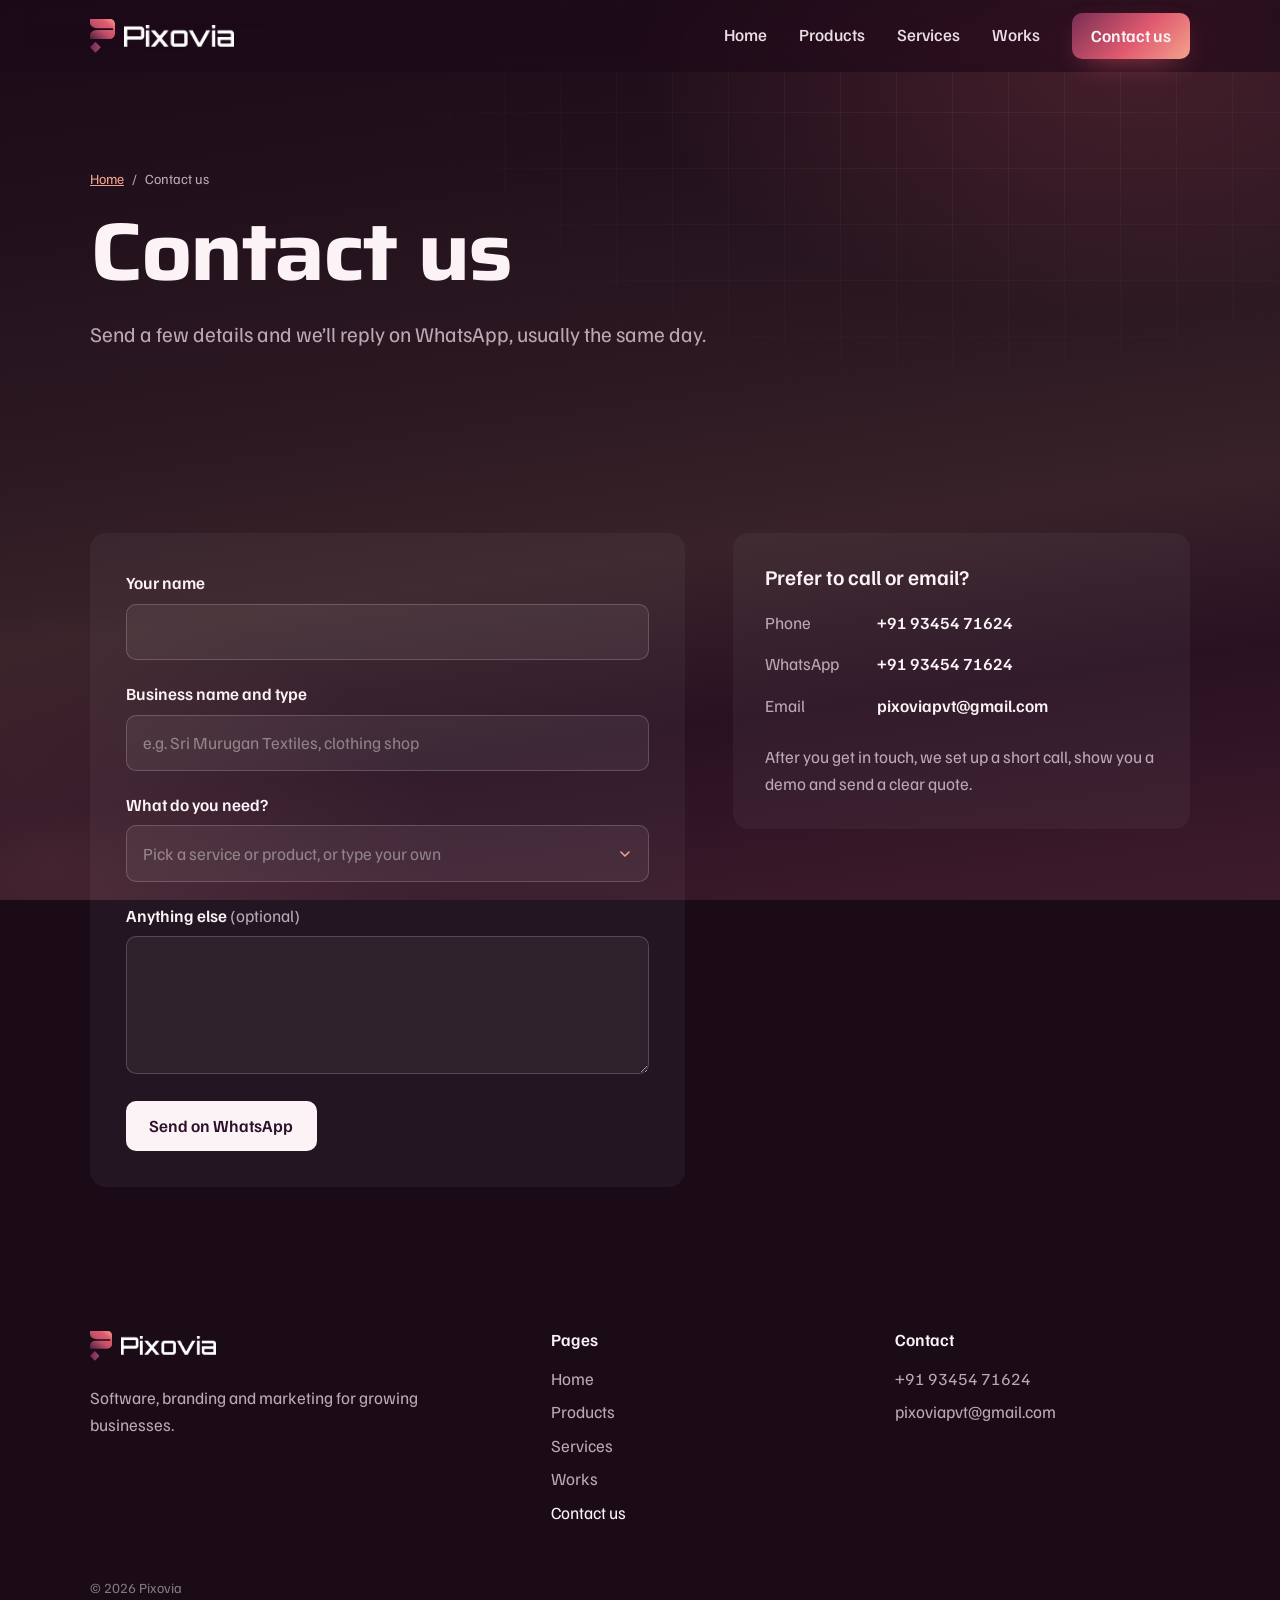
<file: contact.html>
<!doctype html>
<html lang="en">
<head>
  <meta charset="utf-8">
  <meta name="viewport" content="width=device-width, initial-scale=1">
  <title>Contact us — Pixovia</title>
  <meta name="description" content="Tell Pixovia about your business. We reply on WhatsApp, usually the same day.">
  <link rel="preconnect" href="https://fonts.googleapis.com">
  <link rel="preconnect" href="https://fonts.gstatic.com" crossorigin>
  <link href="https://fonts.googleapis.com/css2?family=Familjen+Grotesk:wght@400;500;600;700&family=Saira:wdth,wght@100..125,500..700&display=swap" rel="stylesheet">
  <link rel="icon" type="image/png" href="assets/logo/favicon.png">
  <meta name="theme-color" content="#1a0b17">
  <link rel="stylesheet" href="styles.css?v=33">
</head>
<body>
  <a class="skip" href="#main">Skip to content</a>

  <header class="site-header">
    <div class="wrap header-inner">
      <a class="logo" href="index.html" aria-label="Pixovia home"><svg class="logo-mark" viewBox="0 0 236 318" aria-hidden="true"><defs><linearGradient id="lh-g" x1="0" y1="1" x2="1" y2="0"><stop offset="0" stop-color="#4e1e3e"/><stop offset=".45" stop-color="#c2506a"/><stop offset=".72" stop-color="#e05a6f"/><stop offset="1" stop-color="#f3a38c"/></linearGradient><linearGradient id="lh-p" x1="0" y1="1" x2="1" y2="0"><stop offset="0" stop-color="#6a2a52"/><stop offset="1" stop-color="#a0466f"/></linearGradient></defs><path fill="url(#lh-g)" d="M0 0H190A44 44 0 0 1 234 44V136A52 52 0 0 1 182 188H0V152A58 48 0 0 1 58 104H208.5A8.5 8.5 0 0 0 208.5 87H72A72 50 0 0 1 0 37Z"/><rect x="-36" y="-36" width="72" height="72" rx="7" fill="url(#lh-p)" transform="translate(51 264) rotate(45)"/></svg><img class="logo-word" src="assets/logo/wordmark-white.png" alt="" width="481" height="96"></a>
      <button class="nav-toggle" aria-expanded="false" aria-controls="site-nav">Menu</button>
      <nav id="site-nav" class="site-nav" aria-label="Main">
        <a href="index.html">Home</a>
        <a href="products.html">Products</a>
        <a href="services.html">Services</a>
        <a href="works.html">Works</a>
        <a class="nav-cta" href="contact.html" aria-current="page">Contact us</a>
      </nav>
    </div>
  </header>

  <main id="main">
    <section class="page-head">
      <div class="wrap">
        <nav class="crumbs" aria-label="Breadcrumb"><a href="index.html">Home</a><span aria-hidden="true">/</span><span aria-current="page">Contact us</span></nav>
        <h1>Contact us</h1>
        <p class="lede">Send a few details and we’ll reply on WhatsApp, usually the same day.</p>
      </div>
    </section>

    <section class="section" aria-label="Contact form">
      <div class="wrap contact-grid">
        <form class="contact-form" id="contact-form" novalidate>
          <div class="field">
            <label for="f-name">Your name</label>
            <input id="f-name" name="name" required autocomplete="name">
          </div>
          <div class="field">
            <label for="f-business">Business name and type</label>
            <input id="f-business" name="business" required placeholder="e.g. Sri Murugan Textiles, clothing shop">
          </div>
          <div class="field">
            <label for="f-need">What do you need?</label>
            <div class="combo">
              <input id="f-need" name="need" required role="combobox" aria-expanded="false" aria-controls="need-list" aria-autocomplete="list" autocomplete="off" placeholder="Pick a service or product, or type your own">
              <button class="combo-toggle" type="button" tabindex="-1" aria-label="Show all options"><svg class="chev" aria-hidden="true" viewBox="0 0 24 24" width="16" height="16"><path d="m6 9 6 6 6-6" fill="none" stroke="currentColor" stroke-width="2.4" stroke-linecap="round" stroke-linejoin="round"/></svg></button>
              <ul class="combo-list" id="need-list" role="listbox" aria-label="Services and products" hidden></ul>
            </div>
          </div>
          <div class="field">
            <label for="f-msg">Anything else <span class="optional">(optional)</span></label>
            <textarea id="f-msg" name="message" rows="4"></textarea>
          </div>
          <p class="form-error" id="form-error" role="alert" hidden></p>
          <button class="btn btn-dark" type="submit">Send on WhatsApp</button>
        </form>

        <aside class="contact-aside" aria-labelledby="direct-title">
          <h2 id="direct-title">Prefer to call or email?</h2>
          <dl class="contact-details">
            <div><dt>Phone</dt><dd><a href="tel:+919345471624">+91 93454 71624</a></dd></div>
            <div><dt>WhatsApp</dt><dd><a href="https://wa.me/919345471624" target="_blank" rel="noopener">+91 93454 71624</a></dd></div>
            <div><dt>Email</dt><dd><a href="mailto:pixoviapvt@gmail.com">pixoviapvt@gmail.com</a></dd></div>
          </dl>
          <p class="contact-note">After you get in touch, we set up a short call, show you a demo and send a clear quote.</p>
        </aside>
      </div>
    </section>
  </main>

  <footer class="site-footer">
    <div class="wrap footer-grid">
      <div class="footer-brand">
        <a class="logo" href="index.html" aria-label="Pixovia home"><svg class="logo-mark" viewBox="0 0 236 318" aria-hidden="true"><defs><linearGradient id="lf-g" x1="0" y1="1" x2="1" y2="0"><stop offset="0" stop-color="#4e1e3e"/><stop offset=".45" stop-color="#c2506a"/><stop offset=".72" stop-color="#e05a6f"/><stop offset="1" stop-color="#f3a38c"/></linearGradient><linearGradient id="lf-p" x1="0" y1="1" x2="1" y2="0"><stop offset="0" stop-color="#6a2a52"/><stop offset="1" stop-color="#a0466f"/></linearGradient></defs><path fill="url(#lf-g)" d="M0 0H190A44 44 0 0 1 234 44V136A52 52 0 0 1 182 188H0V152A58 48 0 0 1 58 104H208.5A8.5 8.5 0 0 0 208.5 87H72A72 50 0 0 1 0 37Z"/><rect x="-36" y="-36" width="72" height="72" rx="7" fill="url(#lf-p)" transform="translate(51 264) rotate(45)"/></svg><img class="logo-word" src="assets/logo/wordmark-white.png" alt="" width="481" height="96" loading="lazy"></a>
        <p>Software, branding and marketing for growing businesses.</p>
      </div>
      <nav aria-labelledby="footer-pages">
        <h2 class="footer-title" id="footer-pages">Pages</h2>
        <ul class="footer-links">
            <li><a href="index.html">Home</a></li>
            <li><a href="products.html">Products</a></li>
            <li><a href="services.html">Services</a></li>
            <li><a href="works.html">Works</a></li>
            <li><a href="contact.html" aria-current="page">Contact us</a></li>
        </ul>
      </nav>
      <div>
        <h2 class="footer-title">Contact</h2>
        <ul class="footer-links">
          <li><a href="tel:+919345471624">+91 93454 71624</a></li>
          <li><a href="mailto:pixoviapvt@gmail.com">pixoviapvt@gmail.com</a></li>
        </ul>
      </div>
    </div>
    <div class="wrap"><p class="footer-base">© <span id="year"></span> Pixovia</p></div>
  </footer>

  <script src="shared.js?v=33"></script>
  <script src="contact.js?v=33"></script>
</body>
</html>
</file>
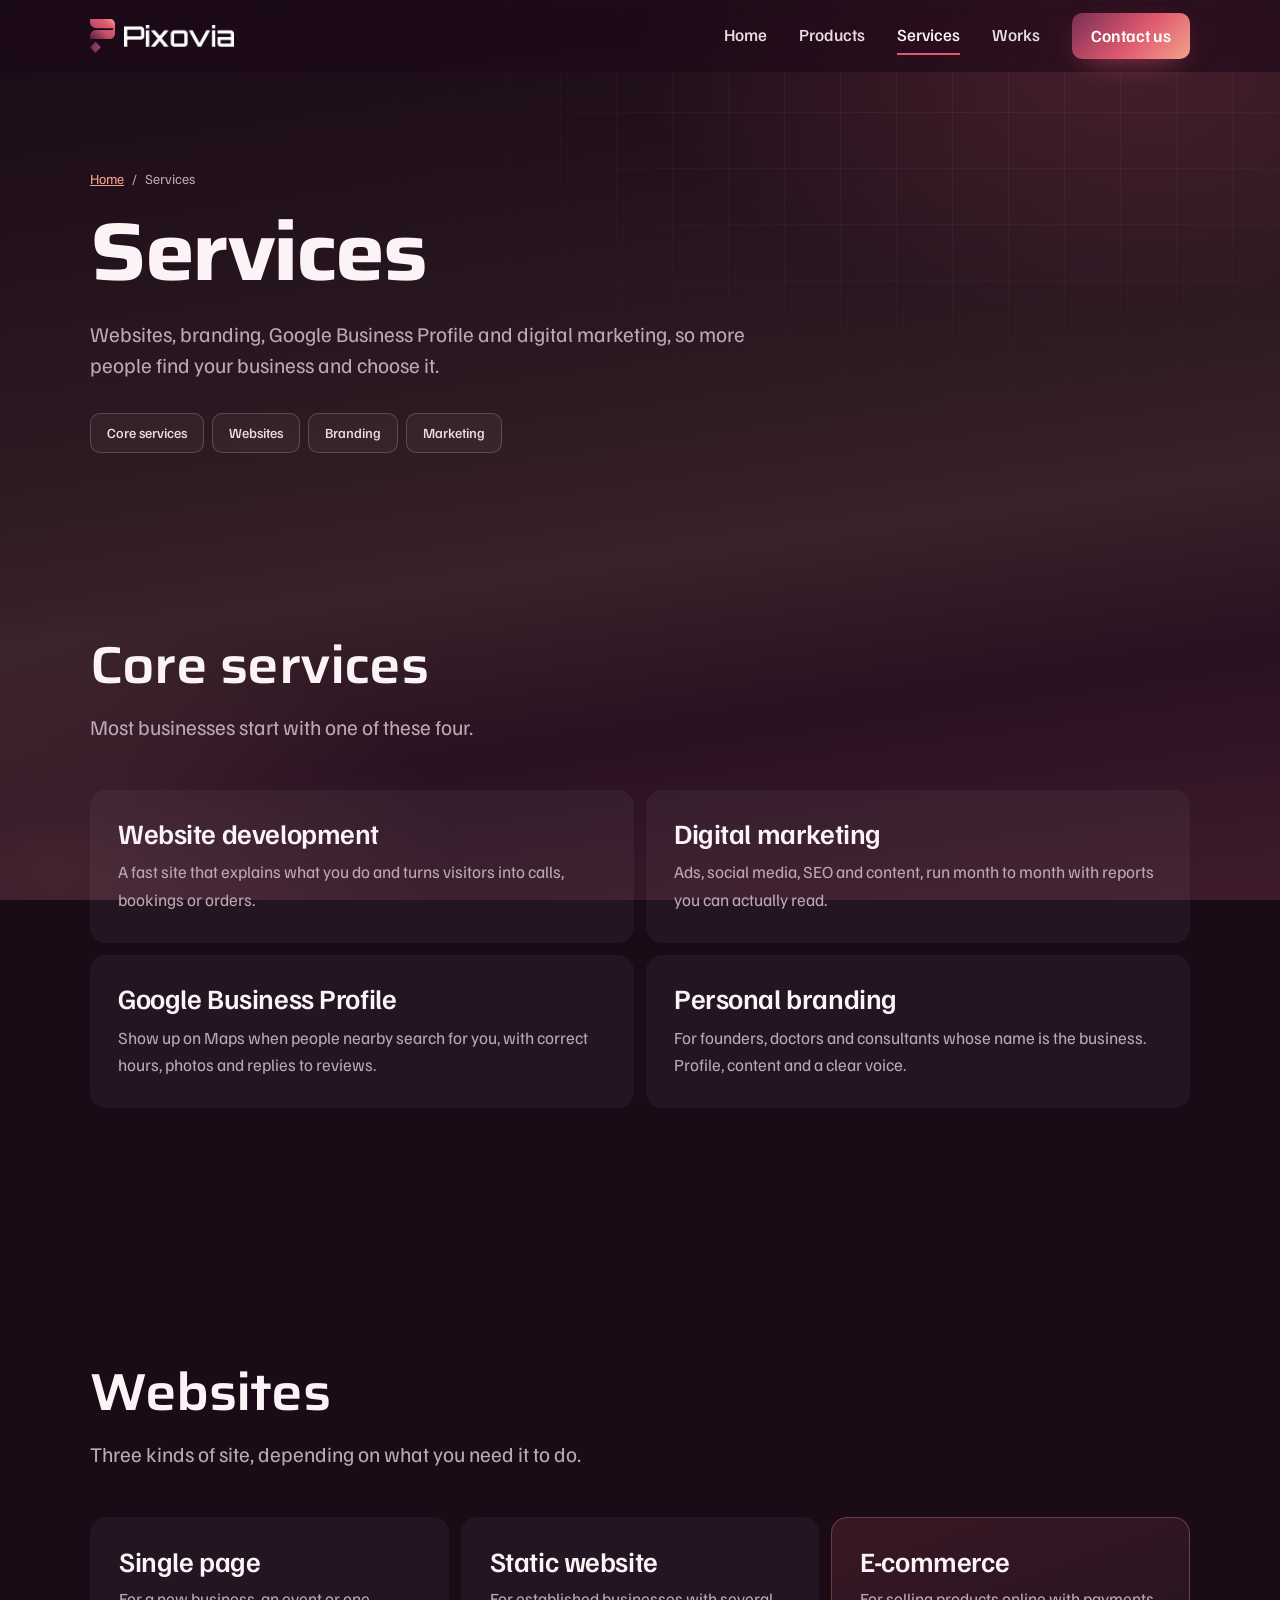
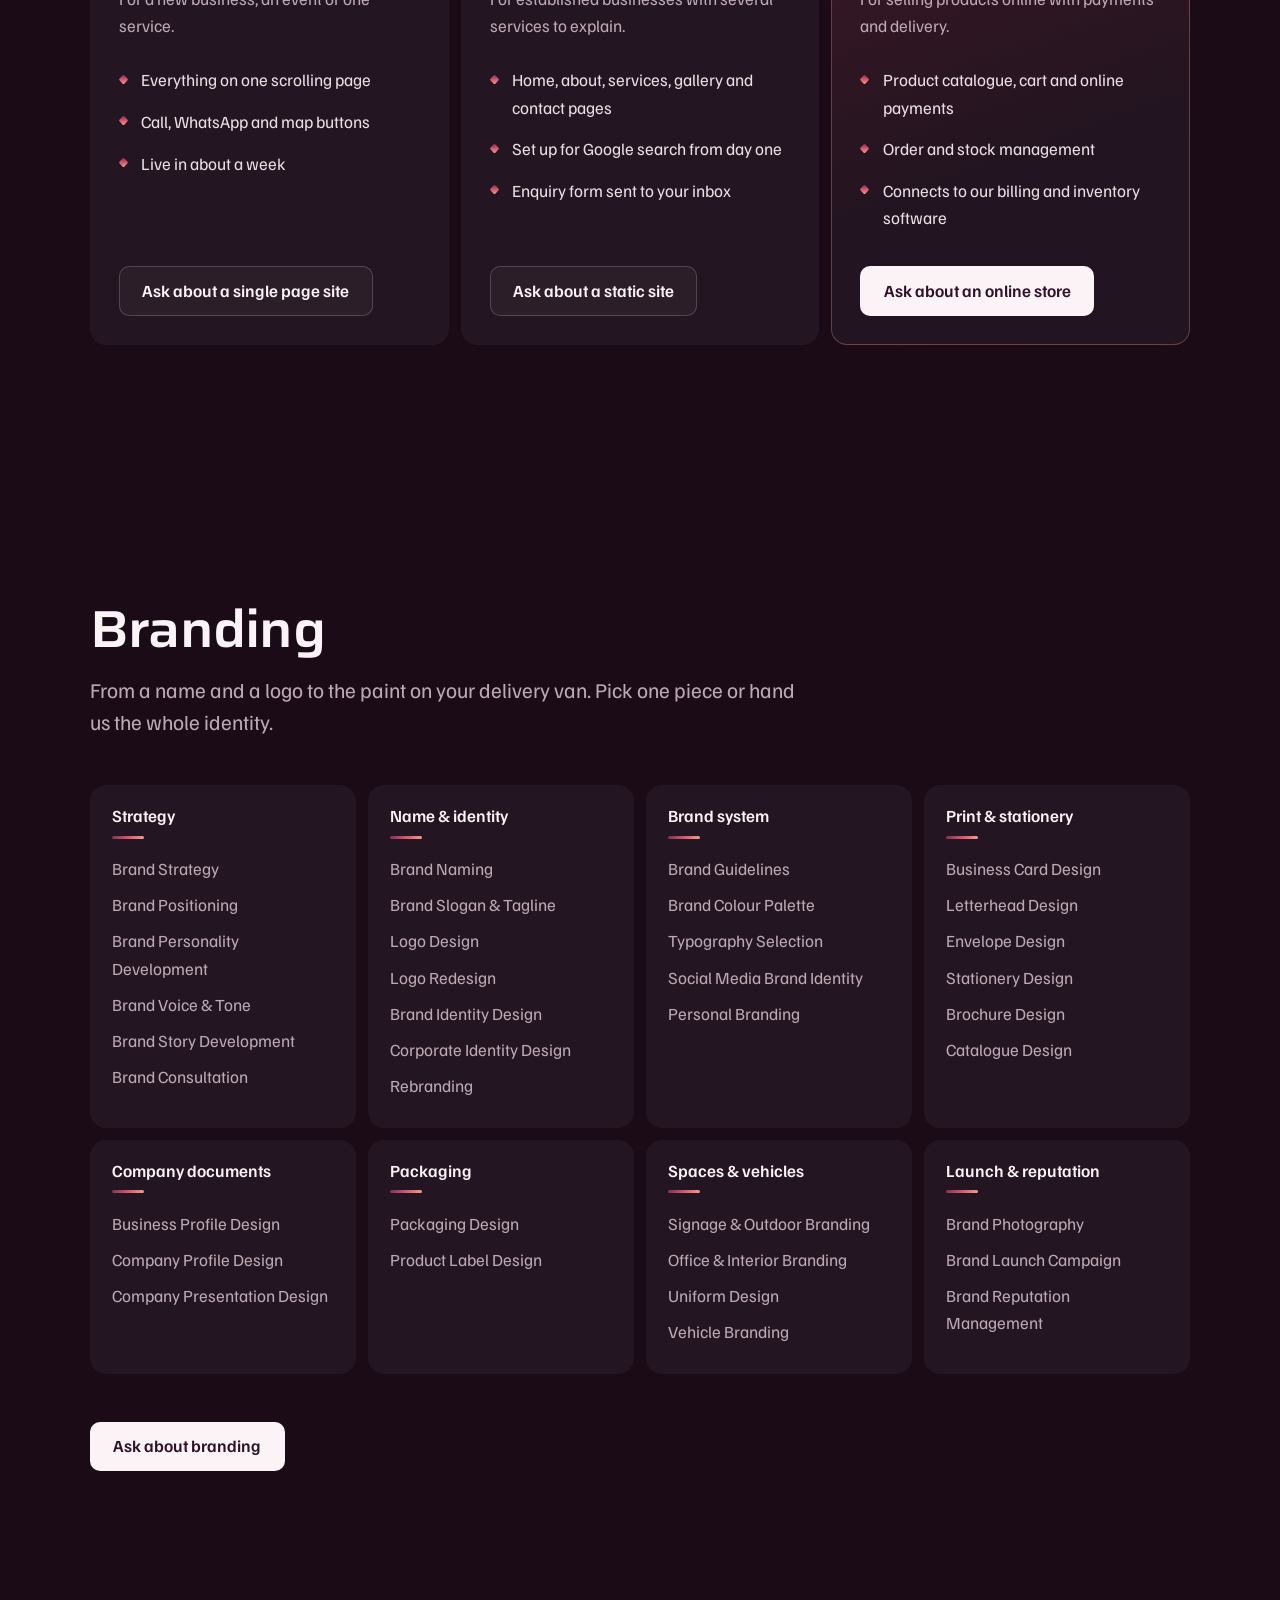
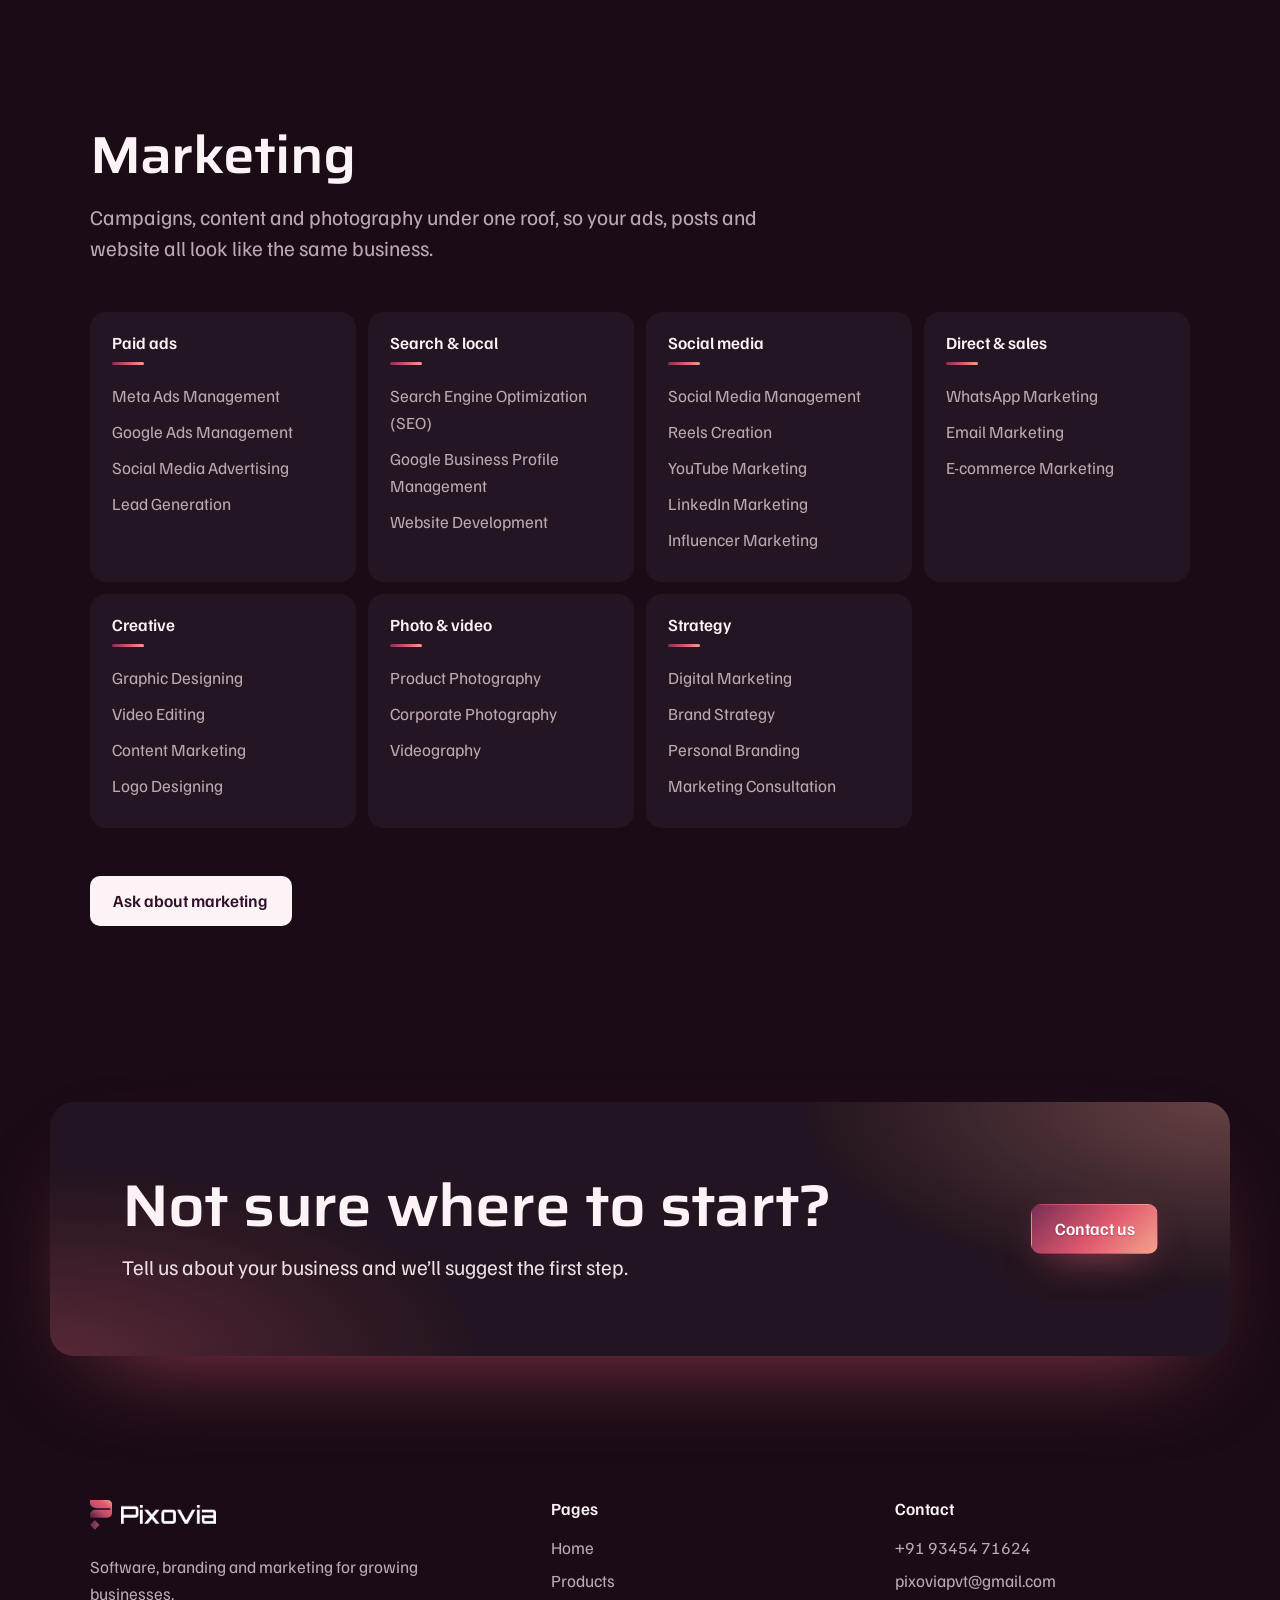
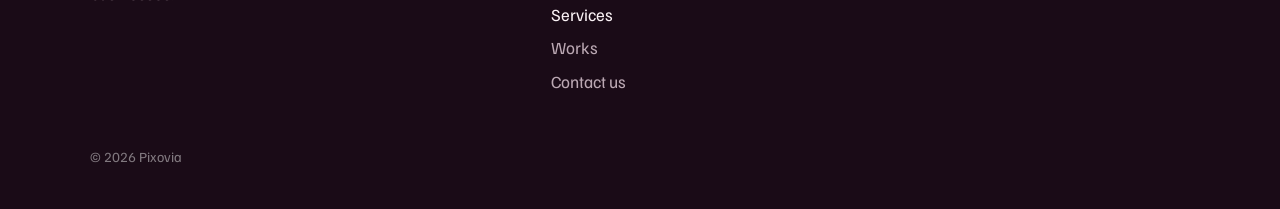
<file: services.html>
<!doctype html>
<html lang="en">
<head>
  <meta charset="utf-8">
  <meta name="viewport" content="width=device-width, initial-scale=1">
  <title>Services — Pixovia</title>
  <meta name="description" content="Website development, digital marketing, Google Business Profile, personal branding and full brand identity from Pixovia.">
  <link rel="preconnect" href="https://fonts.googleapis.com">
  <link rel="preconnect" href="https://fonts.gstatic.com" crossorigin>
  <link href="https://fonts.googleapis.com/css2?family=Familjen+Grotesk:wght@400;500;600;700&family=Saira:wdth,wght@100..125,500..700&display=swap" rel="stylesheet">
  <link rel="icon" type="image/png" href="assets/logo/favicon.png">
  <meta name="theme-color" content="#1a0b17">
  <link rel="stylesheet" href="styles.css?v=33">
</head>
<body>
  <a class="skip" href="#main">Skip to content</a>

  <header class="site-header">
    <div class="wrap header-inner">
      <a class="logo" href="index.html" aria-label="Pixovia home"><svg class="logo-mark" viewBox="0 0 236 318" aria-hidden="true"><defs><linearGradient id="lh-g" x1="0" y1="1" x2="1" y2="0"><stop offset="0" stop-color="#4e1e3e"/><stop offset=".45" stop-color="#c2506a"/><stop offset=".72" stop-color="#e05a6f"/><stop offset="1" stop-color="#f3a38c"/></linearGradient><linearGradient id="lh-p" x1="0" y1="1" x2="1" y2="0"><stop offset="0" stop-color="#6a2a52"/><stop offset="1" stop-color="#a0466f"/></linearGradient></defs><path fill="url(#lh-g)" d="M0 0H190A44 44 0 0 1 234 44V136A52 52 0 0 1 182 188H0V152A58 48 0 0 1 58 104H208.5A8.5 8.5 0 0 0 208.5 87H72A72 50 0 0 1 0 37Z"/><rect x="-36" y="-36" width="72" height="72" rx="7" fill="url(#lh-p)" transform="translate(51 264) rotate(45)"/></svg><img class="logo-word" src="assets/logo/wordmark-white.png" alt="" width="481" height="96"></a>
      <button class="nav-toggle" aria-expanded="false" aria-controls="site-nav">Menu</button>
      <nav id="site-nav" class="site-nav" aria-label="Main">
        <a href="index.html">Home</a>
        <a href="products.html">Products</a>
        <a href="services.html" aria-current="page">Services</a>
        <a href="works.html">Works</a>
        <a class="nav-cta" href="contact.html">Contact us</a>
      </nav>
    </div>
  </header>

  <main id="main">
    <section class="page-head">
      <div class="wrap">
        <nav class="crumbs" aria-label="Breadcrumb"><a href="index.html">Home</a><span aria-hidden="true">/</span><span aria-current="page">Services</span></nav>
        <h1>Services</h1>
        <p class="lede">Websites, branding, Google Business Profile and digital marketing, so more people find your business and choose it.</p>
        <nav class="jump-links" aria-label="On this page">
          <a href="#core">Core services</a>
          <a href="#websites">Websites</a>
          <a href="#branding">Branding</a>
          <a href="#marketing">Marketing</a>
        </nav>
      </div>
    </section>

    <section class="section" id="core" aria-labelledby="core-title">
      <div class="wrap">
        <div class="section-head">
          <h2 id="core-title">Core services</h2>
          <p class="section-intro">Most businesses start with one of these four.</p>
        </div>
        <ul class="service-list">
          <li>
            <h3><a href="#websites">Website development</a></h3>
            <p>A fast site that explains what you do and turns visitors into calls, bookings or orders.</p>
          </li>
          <li>
            <h3><a href="#marketing">Digital marketing</a></h3>
            <p>Ads, social media, SEO and content, run month to month with reports you can actually read.</p>
          </li>
          <li>
            <h3><a href="contact.html?need=Google%20Business%20Profile">Google Business Profile</a></h3>
            <p>Show up on Maps when people nearby search for you, with correct hours, photos and replies to reviews.</p>
          </li>
          <li>
            <h3><a href="contact.html?need=Personal%20branding">Personal branding</a></h3>
            <p>For founders, doctors and consultants whose name is the business. Profile, content and a clear voice.</p>
          </li>
        </ul>
      </div>
    </section>

    <section class="section" id="websites" aria-labelledby="websites-title">
      <div class="wrap">
        <div class="section-head">
          <h2 id="websites-title">Websites</h2>
          <p class="section-intro">Three kinds of site, depending on what you need it to do.</p>
        </div>
        <div class="site-types">
          <article class="site-type">
            <h3>Single page</h3>
            <p class="site-for">For a new business, an event or one service.</p>
            <ul class="diamond-list">
              <li>Everything on one scrolling page</li>
              <li>Call, WhatsApp and map buttons</li>
              <li>Live in about a week</li>
            </ul>
            <a class="btn btn-line" href="contact.html?need=Single%20page%20website">Ask about a single page site</a>
          </article>
          <article class="site-type">
            <h3>Static website</h3>
            <p class="site-for">For established businesses with several services to explain.</p>
            <ul class="diamond-list">
              <li>Home, about, services, gallery and contact pages</li>
              <li>Set up for Google search from day one</li>
              <li>Enquiry form sent to your inbox</li>
            </ul>
            <a class="btn btn-line" href="contact.html?need=Static%20website">Ask about a static site</a>
          </article>
          <article class="site-type site-type-shop">
            <h3>E-commerce</h3>
            <p class="site-for">For selling products online with payments and delivery.</p>
            <ul class="diamond-list">
              <li>Product catalogue, cart and online payments</li>
              <li>Order and stock management</li>
              <li>Connects to our billing and inventory software</li>
            </ul>
            <a class="btn btn-dark" href="contact.html?need=E-commerce%20website">Ask about an online store</a>
          </article>
        </div>
      </div>
    </section>

    <section class="section" id="branding" aria-labelledby="branding-title">
      <div class="wrap">
        <div class="section-head">
          <h2 id="branding-title">Branding</h2>
          <p class="section-intro">From a name and a logo to the paint on your delivery van. Pick one piece or hand us the whole identity.</p>
        </div>
        <div class="offer-groups" id="branding-groups"></div>
        <a class="btn btn-dark section-more" href="contact.html?need=Branding">Ask about branding</a>
      </div>
    </section>

    <section class="section" id="marketing" aria-labelledby="marketing-title">
      <div class="wrap">
        <div class="section-head">
          <h2 id="marketing-title">Marketing</h2>
          <p class="section-intro">Campaigns, content and photography under one roof, so your ads, posts and website all look like the same business.</p>
        </div>
        <div class="offer-groups" id="marketing-groups"></div>
        <a class="btn btn-dark section-more" href="contact.html?need=Digital%20marketing">Ask about marketing</a>
      </div>
    </section>

    <section class="cta-band" aria-labelledby="cta-title">
      <div class="wrap cta-band-inner">
        <div>
          <h2 id="cta-title">Not sure where to start?</h2>
          <p>Tell us about your business and we’ll suggest the first step.</p>
        </div>
        <a class="btn btn-solid" href="contact.html">Contact us</a>
      </div>
    </section>
  </main>

  <footer class="site-footer">
    <div class="wrap footer-grid">
      <div class="footer-brand">
        <a class="logo" href="index.html" aria-label="Pixovia home"><svg class="logo-mark" viewBox="0 0 236 318" aria-hidden="true"><defs><linearGradient id="lf-g" x1="0" y1="1" x2="1" y2="0"><stop offset="0" stop-color="#4e1e3e"/><stop offset=".45" stop-color="#c2506a"/><stop offset=".72" stop-color="#e05a6f"/><stop offset="1" stop-color="#f3a38c"/></linearGradient><linearGradient id="lf-p" x1="0" y1="1" x2="1" y2="0"><stop offset="0" stop-color="#6a2a52"/><stop offset="1" stop-color="#a0466f"/></linearGradient></defs><path fill="url(#lf-g)" d="M0 0H190A44 44 0 0 1 234 44V136A52 52 0 0 1 182 188H0V152A58 48 0 0 1 58 104H208.5A8.5 8.5 0 0 0 208.5 87H72A72 50 0 0 1 0 37Z"/><rect x="-36" y="-36" width="72" height="72" rx="7" fill="url(#lf-p)" transform="translate(51 264) rotate(45)"/></svg><img class="logo-word" src="assets/logo/wordmark-white.png" alt="" width="481" height="96" loading="lazy"></a>
        <p>Software, branding and marketing for growing businesses.</p>
      </div>
      <nav aria-labelledby="footer-pages">
        <h2 class="footer-title" id="footer-pages">Pages</h2>
        <ul class="footer-links">
            <li><a href="index.html">Home</a></li>
            <li><a href="products.html">Products</a></li>
            <li><a href="services.html" aria-current="page">Services</a></li>
            <li><a href="works.html">Works</a></li>
            <li><a href="contact.html">Contact us</a></li>
        </ul>
      </nav>
      <div>
        <h2 class="footer-title">Contact</h2>
        <ul class="footer-links">
          <li><a href="tel:+919345471624">+91 93454 71624</a></li>
          <li><a href="mailto:pixoviapvt@gmail.com">pixoviapvt@gmail.com</a></li>
        </ul>
      </div>
    </div>
    <div class="wrap"><p class="footer-base">© <span id="year"></span> Pixovia</p></div>
  </footer>

  <script src="shared.js?v=33"></script>
  <script src="services.js?v=33"></script>
</body>
</html>
</file>
<file: styles.css>
/* =========================================================
   Pixovia — one stylesheet for every page.
   One continuous dark backdrop runs behind the whole site:
   aubergine → dusky rose → wine, with the logo's coral/peach
   glow. Sections never paint their own background, so there
   are no seams between them. Content sits on soft glass.
   ========================================================= */

:root {
  /* Backdrop, sampled from the reference */
  --bg-0: #1a0b17;
  --bg-1: #22111c;
  --bg-2: #2c1922;
  --bg-3: #392229;
  --bg-4: #291122;
  --bg-5: #3e1b2c;

  /* Logo colours */
  --plum: #521638;
  --plum-deep: #2e1028;
  --coral: #e05a6f;
  --peach: #f3a38c;
  --brand-gradient: linear-gradient(135deg, #7a2e55 0%, var(--coral) 55%, var(--peach) 100%);

  /* Text on the dark backdrop */
  --heading: #fbf3f6;
  --text: #eadde3;
  --muted: #bba8b3;
  --accent: var(--peach);

  /* Glass surfaces and hairlines */
  --glass: rgba(255,255,255,.045);
  --glass-2: rgba(255,255,255,.08);
  --glass-line: rgba(255,255,255,.09);
  --glass-line-2: rgba(255,255,255,.18);

  --font: "Familjen Grotesk", system-ui, sans-serif;
  --display: "Saira", "Familjen Grotesk", system-ui, sans-serif;

  --t-sm: 0.875rem;
  --t-base: 1.0625rem;
  --t-md: 1.3125rem;
  --t-lg: 1.75rem;
  --t-xl: clamp(2.2rem, 4.2vw, 3.25rem);   /* every section heading */
  --t-page: clamp(2.8rem, 6.4vw, 5.25rem); /* every inner page title */

  --radius: 10px;
  --radius-lg: 16px;
  --wrap: 1180px;
  --gutter: clamp(1rem, 4vw, 2.5rem);
  --section: clamp(4.5rem, 10vw, 8rem);
  --header-h: 72px;

  --ease-out: cubic-bezier(.2, .7, .2, 1);
  --ease-spring: cubic-bezier(.3, 1.4, .5, 1);

  color-scheme: dark;
}

/* ---------- Base ---------- */

*, *::before, *::after { box-sizing: border-box; }

html { scroll-padding-top: calc(var(--header-h) + 1rem); background: var(--bg-0); }
html.smooth { scroll-behavior: smooth; }

body {
  margin: 0;
  font-family: var(--font);
  font-size: var(--t-base);
  line-height: 1.6;
  color: var(--text);
  background: transparent;
  -webkit-font-smoothing: antialiased;
  min-height: 100vh;
}

/* The backdrop: fixed behind everything, so scrolling never reveals an edge */
body::before {
  content: ""; position: fixed; inset: 0; z-index: -2; pointer-events: none;
  background:
    radial-gradient(55% 45% at 88% 4%, rgba(224,90,111,.20), transparent 70%),
    radial-gradient(45% 40% at 4% 96%, rgba(243,163,140,.11), transparent 70%),
    linear-gradient(172deg, var(--bg-0) 0%, var(--bg-1) 22%, var(--bg-2) 44%, var(--bg-3) 60%, var(--bg-4) 76%, var(--bg-5) 100%);
}
/* A faint pixel grid (the logo's "pixel") fading out from the top right */
body::after {
  content: ""; position: fixed; inset: 0; z-index: -1; pointer-events: none;
  background-image:
    linear-gradient(rgba(255,255,255,.045) 1px, transparent 1px),
    linear-gradient(90deg, rgba(255,255,255,.045) 1px, transparent 1px);
  background-size: 56px 56px;
  -webkit-mask-image: radial-gradient(75% 60% at 75% 10%, #000 10%, transparent 70%);
  mask-image: radial-gradient(75% 60% at 75% 10%, #000 10%, transparent 70%);
}

h1, h2, h3 { margin: 0; line-height: 1.1; font-weight: 600; color: var(--heading); }
h1, h2 { font-family: var(--display); font-stretch: 116%; letter-spacing: -0.015em; }
p { margin: 0; }
ul, ol { margin: 0; padding: 0; list-style: none; }
a { color: inherit; }
img { max-width: 100%; }

:focus-visible { outline: 3px solid var(--peach); outline-offset: 3px; border-radius: 3px; }

.wrap { width: 100%; max-width: var(--wrap); margin: 0 auto; padding: 0 var(--gutter); }

.visually-hidden { position: absolute; width: 1px; height: 1px; overflow: hidden; clip: rect(0 0 0 0); white-space: nowrap; }

.skip {
  position: absolute; left: 1rem; top: -4rem; z-index: 30;
  background: var(--peach); color: var(--plum-deep);
  padding: .6rem 1rem; font-weight: 600; text-decoration: none; border-radius: var(--radius);
}
.skip:focus { top: 1rem; }

/* The logo's diamond, as the one bullet style */
.diamond-list li { position: relative; padding: .45rem 0 .45rem 1.4rem; }
.diamond-list li::before {
  content: ""; position: absolute; left: 1px; top: .98em;
  width: 7px; height: 7px; border-radius: 1.5px;
  background: var(--brand-gradient); transform: rotate(45deg);
}

/* ---------- Sections ---------- */

.section { padding: var(--section) 0; position: relative; }
.section-head { max-width: 46rem; margin-bottom: 3rem; }
.section-head h2 { font-size: var(--t-xl); }
.section-intro { margin-top: 1rem; font-size: var(--t-md); line-height: 1.5; color: var(--muted); max-width: 34em; }
.section-more { margin-top: 3rem; }

/* ---------- Buttons ---------- */

.btn {
  display: inline-block;
  font: inherit; font-weight: 600; line-height: 1.2;
  text-decoration: none; text-align: center;
  padding: .85rem 1.4rem;
  border-radius: var(--radius);
  border: 1.5px solid transparent;
  cursor: pointer;
}
.btn-lg { padding: 1.05rem 1.7rem; font-size: 1.05rem; }
.btn-small { padding: .5rem .95rem; font-size: var(--t-sm); white-space: nowrap; }

/* Primary: the brand gradient */
.btn-solid { background: var(--brand-gradient); color: #fff; box-shadow: 0 14px 40px -16px rgba(224,90,111,.9); text-shadow: 0 1px 1px rgba(46,16,40,.3); }
.btn-solid:hover { box-shadow: 0 18px 50px -14px rgba(243,163,140,.9); }
/* Standard: light on dark */
.btn-dark { background: var(--heading); color: var(--plum-deep); }
.btn-dark:hover { background: var(--peach); }
/* Secondary: outline */
.btn-line, .btn-ghost { color: var(--heading); border-color: var(--glass-line-2); background: rgba(255,255,255,.04); }
.btn-line:hover, .btn-ghost:hover { background: var(--heading); color: var(--plum-deep); border-color: var(--heading); }

/* Filter chips and on-page jump links share one look */
.chip, .jump-links a {
  font: inherit; font-size: var(--t-sm); font-weight: 500;
  color: var(--text); background: var(--glass);
  border: 1px solid var(--glass-line-2); border-radius: var(--radius);
  padding: .5rem 1rem;
  text-decoration: none; cursor: pointer;
}
.chip:hover, .jump-links a:hover { border-color: var(--peach); color: var(--heading); }
.chip[aria-pressed="true"] { background: var(--heading); border-color: var(--heading); color: var(--plum-deep); }
.chip-row, .jump-links { display: flex; flex-wrap: wrap; gap: .5rem; }

/* ---------- Header ---------- */

.site-header {
  position: sticky; top: 0; z-index: 20;
  background: rgba(26,11,23,.62);
  backdrop-filter: blur(14px) saturate(140%);
  -webkit-backdrop-filter: blur(14px) saturate(140%);
}
.header-inner { display: flex; align-items: center; justify-content: space-between; min-height: var(--header-h); }

.logo { display: inline-flex; align-items: center; gap: .55rem; text-decoration: none; }
.logo-mark { height: 34px; width: auto; display: block; }
.logo-word { height: 22px; width: auto; display: block; }

.site-nav { display: flex; align-items: center; gap: 2rem; }
.site-nav a { text-decoration: none; font-weight: 500; color: var(--text); padding: .25rem 0; border-bottom: 2px solid transparent; }
.site-nav a:hover { color: var(--heading); }
.site-nav a[aria-current="page"] { color: var(--heading); border-bottom-color: var(--coral); }
.site-nav .nav-cta {
  background: var(--brand-gradient); color: #fff;
  padding: .6rem 1.2rem; border: 0; border-radius: var(--radius); font-weight: 600;
  box-shadow: 0 10px 30px -14px rgba(224,90,111,.9);
}

.nav-toggle {
  display: none;
  font: inherit; font-weight: 600; color: var(--heading);
  background: var(--glass); border: 1px solid var(--glass-line-2); border-radius: var(--radius);
  padding: .45rem .95rem; cursor: pointer;
}

@media (max-width: 760px) {
  .nav-toggle { display: block; }
  .site-nav {
    display: none;
    position: absolute; left: 0; right: 0; top: var(--header-h);
    flex-direction: column; align-items: stretch; gap: 0;
    background: rgba(26,11,23,.96);
    padding: .5rem var(--gutter) 1.25rem;
  }
  .site-nav.open { display: flex; }
  .site-nav a { padding: .9rem 0; border-bottom: 0; }
  .site-nav a[aria-current="page"] { color: var(--peach); }
  .site-nav .nav-cta { margin-top: .75rem; text-align: center; }
}

/* ---------- Front page hero ---------- */

.hero {
  min-height: calc(100svh - var(--header-h));
  display: grid; align-content: center;
  grid-template-columns: minmax(0, 1fr);
  padding: clamp(3rem, 8vh, 6rem) 0 clamp(2.5rem, 6vh, 4rem);
}
.hero-grid { display: grid; grid-template-columns: minmax(0, 1fr) auto; gap: 3rem; align-items: center; }
.hero h1 {
  font-size: clamp(2.6rem, 4.8vw, 4.75rem);
  font-stretch: 118%; font-weight: 700;
  letter-spacing: -0.03em; line-height: .98;
  max-width: 17ch;
}
.lede { margin-top: 1.5rem; font-size: var(--t-md); line-height: 1.5; max-width: 34em; color: var(--muted); }
.hero .lede { margin-top: 1.75rem; max-width: 36em; font-size: clamp(1.1rem, 1.6vw, 1.35rem); }
.hero-actions { margin-top: 2.5rem; display: flex; flex-wrap: wrap; gap: .9rem; }

.hero-art { position: relative; width: clamp(240px, 27vw, 390px); aspect-ratio: 1; display: grid; place-items: center; }
.hero-art::before {
  content: ""; position: absolute; inset: 8%; border-radius: 50%; z-index: -1;
  background: radial-gradient(closest-side, rgba(224,90,111,.35), transparent);
  filter: blur(10px);
}
.hero-rings { position: absolute; inset: 0; width: 100%; height: 100%; overflow: visible; }
.hero-rings circle { fill: none; stroke: rgba(243,163,140,.2); stroke-width: 1; }
.hero-rings .dash { stroke: rgba(243,163,140,.45); stroke-dasharray: 3 11; transform-origin: center; animation: spin 90s linear infinite; }
@keyframes spin { to { transform: rotate(360deg); } }
.hero-mark { display: block; width: 50%; height: auto; overflow: visible; filter: drop-shadow(0 30px 60px rgba(224,90,111,.45)); }
.hero-mark .pixel { transform-box: fill-box; transform-origin: center; animation: pixel-drop .7s var(--ease-spring) .45s both; }
@keyframes pixel-drop {
  from { transform: translateY(-120%) rotate(-45deg); opacity: 0; }
  60% { opacity: 1; }
  to { transform: none; opacity: 1; }
}

@media (max-width: 960px) {
  .hero-grid { grid-template-columns: 1fr; }
  .hero-art { display: none; }
}

/* Capability numbers */
.stats { margin: clamp(3rem, 8vh, 5rem) 0 0; display: grid; grid-template-columns: repeat(4, minmax(0, 1fr)); gap: 1rem; }
.stats div { display: flex; flex-direction: column-reverse; gap: .4rem; padding: 1.25rem 1.4rem; background: var(--glass); border-radius: var(--radius-lg); }
.stats dd {
  margin: 0;
  font-family: var(--display); font-stretch: 118%; font-weight: 700;
  font-size: clamp(2.3rem, 4.4vw, 3.6rem); line-height: 1;
  font-variant-numeric: tabular-nums;
  background: linear-gradient(120deg, #fff 15%, var(--peach));
  -webkit-background-clip: text; background-clip: text; color: transparent;
}
.stats dt { color: var(--muted); font-size: var(--t-sm); }
@media (max-width: 760px) { .stats { grid-template-columns: repeat(2, minmax(0, 1fr)); gap: .75rem; } }

/* ---------- Inner page heads ---------- */

.page-head { padding: clamp(3rem, 8vw, 6rem) 0 clamp(2rem, 5vw, 3.5rem); }
.page-head h1 { font-size: var(--t-page); font-stretch: 118%; font-weight: 700; letter-spacing: -0.03em; line-height: 1.02; }
.page-head .search, .page-head .jump-links { margin-top: 2rem; }
.crumbs { display: flex; gap: .5rem; font-size: var(--t-sm); color: var(--muted); margin-bottom: 1.25rem; }
.crumbs a { color: var(--accent); }

/* Search box */
.search {
  margin-top: 2.25rem;
  display: flex; align-items: center; gap: .75rem;
  max-width: 580px;
  background: rgba(255,255,255,.07); color: var(--heading);
  border: 1px solid var(--glass-line-2); border-radius: var(--radius);
  padding: 0 1.1rem;
  box-shadow: 0 24px 60px -28px rgba(0,0,0,.8);
}
.search:focus-within { border-color: var(--peach); box-shadow: 0 0 0 4px rgba(243,163,140,.25); }
.search svg { color: var(--peach); flex: none; }
.search input { flex: 1; min-width: 0; font: inherit; font-size: var(--t-md); color: inherit; border: 0; background: none; padding: .95rem 0; }
.search input:focus { outline: none; }
.search input::placeholder { color: rgba(255,255,255,.42); }

/* ---------- Built for complex operations ---------- */

.caps-grid { display: grid; grid-template-columns: minmax(0, 1fr) minmax(0, 1.1fr); gap: 3rem 4.5rem; align-items: center; }
.caps-list { display: grid; gap: .75rem; }
.caps-list li { display: grid; grid-template-columns: auto 1fr; gap: 1.1rem; padding: 1.1rem 1.2rem; background: var(--glass); border-radius: var(--radius-lg); }
.cap-icon {
  display: grid; place-items: center;
  width: 2.9rem; height: 2.9rem; border-radius: var(--radius);
  background: var(--brand-gradient); color: #fff;
  box-shadow: 0 10px 30px -12px rgba(224,90,111,.8);
}
.cap-icon svg { width: 1.4rem; height: 1.4rem; }
.caps-list h3 { font-size: var(--t-md); }
.caps-list p { margin-top: .3rem; color: var(--muted); }

/* Dashboard illustration: shows the kind of system we build */
.console {
  background: #fff; color: #2a1424;
  border-radius: var(--radius-lg); overflow: hidden;
  box-shadow: 0 50px 120px -40px rgba(0,0,0,.85), 0 0 0 1px rgba(255,255,255,.08);
  transform: perspective(1800px) rotateY(-7deg) rotateX(3deg);
  transition: transform .6s var(--ease-out);
}
.console:hover { transform: perspective(1800px) rotateY(0) rotateX(0); }
.console-bar { display: flex; align-items: center; gap: 6px; padding: .7rem 1rem; background: #f4eef2; }
.console-bar span { width: 10px; height: 10px; border-radius: 50%; background: #d9c6d1; }
.console-bar span:first-child { background: var(--coral); }
.console-bar span:nth-child(2) { background: var(--peach); }
.console-bar p { margin-left: .6rem; font-size: .78rem; font-weight: 600; color: #74566a; }
.console-body { display: grid; grid-template-columns: 130px minmax(0, 1fr); }
.console-side { background: var(--plum-deep); padding: 1rem .6rem; display: grid; align-content: start; gap: .2rem; }
.console-side p { font-size: .8rem; color: rgba(255,255,255,.6); padding: .45rem .6rem; border-radius: 6px; }
.console-side .is-on { background: rgba(255,255,255,.12); color: #fff; }
.console-main { padding: 1rem; }
.console-kpis { display: grid; grid-template-columns: repeat(3, minmax(0, 1fr)); gap: .6rem; }
.console-kpis div { background: #f8f3f6; border-radius: 8px; padding: .65rem .75rem; }
.console-kpis p { font-size: .72rem; color: #74566a; }
.console-kpis strong { display: block; margin-top: .15rem; font-family: var(--display); font-size: 1.1rem; color: var(--plum); font-variant-numeric: tabular-nums; }
.console-kpis span { font-size: .72rem; font-weight: 600; }
.console-kpis .up { color: #1f8a5b; }
.console-kpis .warn { color: #b8384f; }
.console-chart { margin-top: .75rem; background: #f8f3f6; border-radius: 8px; padding: .75rem .8rem .8rem; }
.console-chart p { font-size: .72rem; color: #74566a; }
.bars { margin-top: .5rem; height: 110px; display: flex; align-items: flex-end; gap: 8px; }
.bars i { flex: 1; height: var(--h); border-radius: 4px 4px 0 0; background: var(--brand-gradient); transform-origin: bottom; }
.console-rows { margin-top: .6rem; }
.console-rows p { display: flex; justify-content: space-between; font-size: .8rem; padding: .45rem .1rem; }
.console-rows p + p { border-top: 1px solid #efe5eb; }
.console-rows span:last-child { font-weight: 600; color: var(--plum); font-variant-numeric: tabular-nums; }

@media (max-width: 960px) {
  .caps-grid { grid-template-columns: 1fr; }
  .console, .console:hover { transform: none; }
  .result-card.will-reveal:not(.is-in) { opacity: 1; transform: none; }
  .bar-fill, .funnel-bar { transform: none; opacity: 1; }
}
@media (max-width: 520px) {
  .console-body { grid-template-columns: 1fr; }
  .console-side { display: none; }
  .console-kpis strong { font-size: .95rem; }
}

/* ---------- Tiles: sectors, services, offers, website types ---------- */

.sector-links { display: grid; grid-template-columns: repeat(auto-fill, minmax(250px, 1fr)); gap: .75rem; }
.sector-link {
  display: grid; grid-template-columns: 1fr auto; gap: .25rem 1rem;
  height: 100%; padding: 1.15rem 1.25rem 1.2rem;
  background: var(--glass); border: 1px solid transparent; border-radius: var(--radius-lg);
  text-decoration: none;
}
.sector-link-name { font-weight: 600; color: var(--heading); font-size: var(--t-md); }
.sector-link-count { font-family: var(--display); font-weight: 700; color: var(--accent); font-variant-numeric: tabular-nums; }
.sector-link-examples { grid-column: 1 / -1; color: var(--muted); font-size: var(--t-sm); }

.service-list { display: grid; grid-template-columns: repeat(2, minmax(0, 1fr)); gap: .75rem; }
.service-list li { padding: 1.75rem 1.75rem 1.9rem; background: var(--glass); border-radius: var(--radius-lg); }
.service-list h3 { font-size: var(--t-lg); letter-spacing: -0.015em; }
.service-list h3 a { text-decoration: none; }
.service-list h3 a:hover { color: var(--peach); }
.service-list p { margin-top: .6rem; color: var(--muted); max-width: 30em; }
@media (max-width: 720px) { .service-list { grid-template-columns: 1fr; } }

.offer-groups { display: grid; grid-template-columns: repeat(auto-fill, minmax(230px, 1fr)); gap: .75rem; }
.offer-group { padding: 1.4rem 1.4rem 1.5rem; background: var(--glass); border-radius: var(--radius-lg); }
.offer-group h3 { font-size: var(--t-base); margin-bottom: .75rem; }
.offer-group h3::after { content: ""; display: block; width: 2rem; height: 3px; margin-top: .6rem; border-radius: 2px; background: var(--brand-gradient); }
.offer-group li { padding: .28rem 0; color: var(--muted); }

.site-types { display: grid; grid-template-columns: repeat(3, minmax(0, 1fr)); gap: .75rem; }
.site-type { display: flex; flex-direction: column; padding: 1.75rem; background: var(--glass); border-radius: var(--radius-lg); border: 1px solid transparent; }
.site-type h3 { font-size: var(--t-lg); letter-spacing: -0.015em; }
.site-for { margin-top: .5rem; color: var(--muted); }
.site-type ul { margin: 1.25rem 0 1.75rem; }
.site-type .btn { margin-top: auto; align-self: flex-start; }
.site-type-shop { background: linear-gradient(160deg, rgba(224,90,111,.16), rgba(255,255,255,.04) 55%); border-color: rgba(243,163,140,.3); }
@media (max-width: 900px) { .site-types { grid-template-columns: 1fr; } }

/* ---------- How it works ---------- */

.steps { display: grid; grid-template-columns: repeat(4, minmax(0, 1fr)); gap: 2rem; counter-reset: step; position: relative; }
.steps::before {
  content: ""; position: absolute; left: 1.3rem; right: 1.3rem; top: 1.3rem;
  height: 2px; background: var(--brand-gradient); opacity: .7;
  transform-origin: left;
}
.steps li { counter-increment: step; position: relative; }
.steps li::before {
  content: counter(step);
  position: relative; z-index: 1;
  display: grid; place-items: center;
  width: 2.6rem; height: 2.6rem;
  border-radius: var(--radius);
  background: var(--brand-gradient); color: #fff;
  font-family: var(--display); font-weight: 700; font-size: var(--t-md);
  margin-bottom: 1.25rem;
  box-shadow: 0 10px 30px -12px rgba(224,90,111,.9);
}
.steps h3 { font-size: var(--t-md); letter-spacing: -0.01em; }
.steps p { margin-top: .5rem; color: var(--muted); }
@media (max-width: 900px) { .steps { grid-template-columns: repeat(2, minmax(0, 1fr)); gap: 2.5rem 2rem; } .steps::before { display: none; } }
@media (max-width: 520px) { .steps { grid-template-columns: 1fr; } }

/* ---------- Works (clients) ---------- */

.client-strip { display: grid; grid-template-columns: repeat(6, minmax(0, 1fr)); gap: 1.25rem; }
.client-strip a { display: block; border-radius: 50%; }
.client-strip img, .client-btn img {
  display: block; width: 100%; height: auto; aspect-ratio: 1;
  object-fit: cover; border-radius: 50%;
  box-shadow: 0 18px 40px -22px rgba(0,0,0,.9);
}
.client-strip a:hover img { outline: 2px solid var(--peach); outline-offset: 4px; }
@media (max-width: 640px) { .client-strip { grid-template-columns: repeat(4, minmax(0, 1fr)); gap: .9rem; } }

.clients-body { display: grid; grid-template-columns: minmax(0, 0.9fr) minmax(0, 1.3fr); gap: 3rem 5rem; align-items: start; }
.spotlight { margin: 0; position: sticky; top: calc(var(--header-h) + 2rem); }
.spotlight-logo {
  width: min(100%, 320px); aspect-ratio: 1;
  border-radius: 50%; overflow: hidden;
  background: #fff;
  box-shadow: 0 0 0 10px rgba(255,255,255,.05), 0 0 0 11px rgba(243,163,140,.25), 0 40px 90px -30px rgba(224,90,111,.6);
  margin: 11px;
}
.spotlight-logo img { width: 100%; height: 100%; object-fit: cover; display: block; }
.spotlight.is-changing .spotlight-logo img { animation: spot-in .28s ease-out; }
@keyframes spot-in { from { opacity: 0; transform: scale(.94); } to { opacity: 1; transform: scale(1); } }
.spotlight figcaption { margin-top: 2rem; min-height: 6.5rem; }
.spotlight-name { font-family: var(--display); font-stretch: 116%; font-size: var(--t-lg); font-weight: 600; color: var(--heading); line-height: 1.15; }
.spotlight-sector { margin-top: .35rem; color: var(--muted); font-size: var(--t-md); }
.spotlight-work { margin-top: .9rem; max-width: 26em; }
.spotlight-sector:empty, .spotlight-work:empty { display: none; }

.client-grid { display: grid; grid-template-columns: repeat(5, minmax(0, 1fr)); gap: 1.25rem; }
.client-btn { display: block; width: 100%; padding: 0; border: 0; border-radius: 50%; background: none; cursor: pointer; }
.client-btn[aria-pressed="true"] img { outline: 3px solid var(--coral); outline-offset: 4px; }
.client-btn:focus-visible { outline: none; }
.client-btn:focus-visible img { outline: 3px solid var(--peach); outline-offset: 4px; }

@media (max-width: 900px) {
  .clients-body { grid-template-columns: 1fr; }
  .spotlight { position: static; display: grid; grid-template-columns: 140px minmax(0, 1fr); gap: 1.5rem; align-items: center; }
  .spotlight-logo { width: 118px; }
  .spotlight figcaption { margin-top: 0; min-height: 0; }
  .client-grid { grid-template-columns: repeat(auto-fill, minmax(64px, 1fr)); gap: 1rem; }
}

/* ---------- Products catalogue ---------- */

.count { color: var(--muted); font-size: var(--t-md); }
.count strong { color: var(--accent); font-weight: 700; font-variant-numeric: tabular-nums; }

.filters { margin: 1.5rem 0 2.5rem; display: grid; gap: .9rem; }
.filter-row { display: grid; grid-template-columns: 4.5rem minmax(0, 1fr); align-items: start; gap: 1rem; }
.filter-label { font-weight: 600; color: var(--heading); padding-top: .45rem; }

.product-grid { display: grid; grid-template-columns: repeat(auto-fill, minmax(240px, 1fr)); gap: 1rem; }
.product-card {
  display: flex; flex-direction: column; align-items: flex-start;
  background: var(--glass); border: 1px solid transparent; border-radius: var(--radius-lg);
  padding: 1.5rem 1.4rem 1.4rem;
}
.product-card h3 { font-size: var(--t-md); line-height: 1.2; margin-top: 1.1rem; }
.product-card mark { background: rgba(243,163,140,.3); color: inherit; padding: 0 2px; border-radius: 3px; }
.product-sector { margin-top: .3rem; font-size: var(--t-sm); color: var(--muted); }
.product-price {
  margin: 1.1rem 0 1.25rem;
  font-family: var(--display); font-stretch: 108%;
  font-size: 1.15rem; font-weight: 600; color: var(--heading);
  font-variant-numeric: tabular-nums; white-space: nowrap;
}
.product-card .btn { margin-top: auto; }

.product-icon { display: grid; place-items: center; width: 3rem; height: 3rem; border-radius: var(--radius); background: var(--glass-2); color: var(--peach); }
.product-icon svg { width: 1.5rem; height: 1.5rem; }
.product-icon-lg { width: 3.75rem; height: 3.75rem; background: var(--brand-gradient); color: #fff; }
.product-icon-lg svg { width: 1.9rem; height: 1.9rem; }

.empty { padding: 1.75rem; max-width: 40em; background: var(--glass); border-radius: var(--radius-lg); }
.empty-title { font-size: var(--t-md); font-weight: 600; margin-bottom: .4rem; color: var(--heading); }
.empty .btn { margin-top: 1.25rem; }

@media (max-width: 640px) {
  .filter-row { grid-template-columns: 1fr; gap: .5rem; }
  .filter-label { padding-top: 0; }
  .filters .chip-row { flex-wrap: nowrap; overflow-x: auto; margin-right: calc(-1 * var(--gutter)); padding-right: var(--gutter); scrollbar-width: none; }
  .filters .chip-row::-webkit-scrollbar { display: none; }
  .filters .chip { flex: none; }

  .product-grid { grid-template-columns: repeat(2, minmax(0, 1fr)); gap: .6rem; }
  .product-card { padding: 1rem .9rem; }
  .product-card h3 { font-size: var(--t-base); margin-top: .8rem; }
  .product-price { font-size: var(--t-base); white-space: normal; margin: .75rem 0 1rem; }
  .product-icon { width: 2.5rem; height: 2.5rem; }
  .product-card .btn-small { padding: .45rem .7rem; }
}

/* Product details dialog */
.product-dialog {
  width: min(520px, calc(100% - 2rem)); max-height: calc(100% - 2rem);
  padding: 0; border: 1px solid var(--glass-line-2); border-radius: 18px;
  color: var(--text);
  background: linear-gradient(170deg, #2a1622, #24101f);
  box-shadow: 0 40px 100px -20px rgba(0,0,0,.8);
}
.product-dialog::backdrop { background: rgba(12,4,10,.7); backdrop-filter: blur(4px); }
.product-dialog[open] { animation: dlg-in .2s ease-out; }
@keyframes dlg-in { from { opacity: 0; transform: translateY(12px); } to { opacity: 1; transform: none; } }
.dlg-inner { position: relative; padding: 2rem 2rem 1.75rem; }
.dlg-close { position: absolute; top: 1rem; right: 1rem; display: grid; place-items: center; width: 2.5rem; height: 2.5rem; background: none; border: 0; border-radius: var(--radius); color: var(--heading); cursor: pointer; }
.dlg-close:hover { background: var(--glass-2); }
.product-dialog h2 { margin-top: 1.25rem; font-size: var(--t-lg); line-height: 1.15; }
.dlg-price { margin-top: 1.25rem; font-family: var(--display); font-stretch: 108%; font-size: var(--t-lg); font-weight: 700; color: var(--heading); }
.dlg-price-note { margin-top: .25rem; color: var(--muted); font-size: var(--t-sm); }
.product-dialog h3 { margin-top: 1.5rem; font-size: var(--t-base); }
.dlg-list { margin-top: .5rem; }
.dlg-features { display: grid; gap: .45rem; margin: .6rem 0 0; padding: 0; list-style: none; }
.dlg-features li {
  position: relative; padding: .6rem .8rem .6rem 2.3rem;
  background: rgba(255,255,255,.045); border-radius: var(--radius); color: var(--heading); line-height: 1.4;
}
.dlg-features li::before {
  content: ""; position: absolute; left: .95rem; top: 1.05rem; width: .5rem; height: .5rem;
  background: var(--brand-gradient); transform: rotate(45deg); border-radius: 1px;
}
.product-dialog[open] .dlg-features li { animation: card-in .35s var(--ease-out) both; animation-delay: calc(.08s + var(--i, 0) * 45ms); }
.dlg-actions { margin-top: 1.75rem; display: flex; flex-wrap: wrap; gap: .75rem; }

/* ---------- Contact ---------- */

.contact-grid { display: grid; grid-template-columns: minmax(0, 1.3fr) minmax(0, 1fr); gap: 2rem 3rem; align-items: start; }
.contact-form { display: grid; gap: 1.25rem; padding: clamp(1.5rem, 3vw, 2.25rem); background: var(--glass); border-radius: var(--radius-lg); }
.field label { display: block; font-weight: 600; color: var(--heading); margin-bottom: .45rem; }
.optional { font-weight: 400; color: var(--muted); }
.field input, .field textarea {
  width: 100%;
  font: inherit; color: var(--heading);
  background: rgba(255,255,255,.06);
  border: 1px solid var(--glass-line-2); border-radius: var(--radius);
  padding: .85rem 1rem;
}
.field input::placeholder, .field textarea::placeholder { color: rgba(255,255,255,.4); }
.field input:focus, .field textarea:focus { outline: none; border-color: var(--peach); box-shadow: 0 0 0 3px rgba(243,163,140,.25); }
.field input[aria-invalid="true"] { border-color: var(--coral); }
.field textarea { resize: vertical; }

/* "What do you need?" picker */
.combo { position: relative; }
/* Lift the open picker above the fields that follow it. */
.field:has(.combo.is-open) { position: relative; z-index: 15; }
.combo input { padding-right: 3rem; }
.combo-toggle {
  position: absolute; top: 0; right: 0; bottom: 0; width: 3rem;
  display: grid; place-items: center;
  background: none; border: 0; color: var(--peach); cursor: pointer;
}
.combo-toggle .chev { transition: transform .2s var(--ease-out); }
.combo.is-open .combo-toggle .chev { transform: rotate(180deg); }
.combo-list {
  position: absolute; left: 0; right: 0; top: calc(100% + .4rem); z-index: 15;
  max-height: 18rem; overflow-y: auto; overscroll-behavior: contain;
  margin: 0; padding: .35rem; list-style: none;
  background: linear-gradient(170deg, #2e1825, #24101f);
  border: 1px solid var(--glass-line-2); border-radius: 12px;
  box-shadow: 0 30px 70px -20px rgba(0,0,0,.85);
  scrollbar-width: thin; scrollbar-color: rgba(243,163,140,.35) transparent;
  animation: combo-in .16s var(--ease-out);
}
.combo-list[hidden] { display: none; }
@keyframes combo-in { from { opacity: 0; transform: translateY(-4px); } to { opacity: 1; transform: none; } }
.combo-group {
  position: sticky; top: -.35rem; z-index: 1;
  padding: .7rem .75rem .35rem;
  font-size: .75rem; font-weight: 600; letter-spacing: .08em; text-transform: uppercase; color: var(--peach);
  background: #2a1521;
}
.combo-option { padding: .6rem .75rem; border-radius: 8px; color: var(--text); cursor: pointer; }
.combo-option:hover, .combo-option[aria-selected="true"] { background: var(--glass-2); color: var(--heading); }
.combo-option[aria-selected="true"] { box-shadow: inset 3px 0 0 var(--coral); }
.combo-option mark { background: none; color: var(--peach); font-weight: 600; }
.combo-empty { padding: .75rem; color: var(--muted); font-size: var(--t-sm); }
.form-error { background: rgba(224,90,111,.18); color: var(--heading); padding: .75rem 1rem; border-radius: var(--radius); font-weight: 500; }
.contact-form .btn { justify-self: start; }

.contact-aside { padding: clamp(1.5rem, 3vw, 2rem); background: var(--glass); border-radius: var(--radius-lg); }
.contact-aside h2 { font-size: var(--t-md); font-family: var(--font); font-stretch: normal; letter-spacing: 0; }
.contact-details { margin: 1.25rem 0 0; display: grid; gap: .9rem; }
.contact-details div { display: flex; gap: 1.5rem; }
.contact-details dt { width: 5.5rem; color: var(--muted); }
.contact-details dd { margin: 0; font-weight: 600; color: var(--heading); }
.contact-details a { text-decoration: none; }
.contact-details a:hover { color: var(--peach); text-decoration: underline; }
.contact-note { margin-top: 1.5rem; color: var(--muted); }
@media (max-width: 860px) { .contact-grid { grid-template-columns: 1fr; } }

/* ---------- Closing call to action (every page but Contact) ---------- */

.cta-band { padding: clamp(2rem, 5vw, 3rem) 0 var(--section); }
.cta-band-inner {
  display: flex; flex-wrap: wrap; align-items: center; justify-content: space-between; gap: 2rem 3rem;
  padding: clamp(2.5rem, 6vw, 4.5rem);
  border-radius: 24px;
  background:
    radial-gradient(60% 120% at 100% 0%, rgba(243,163,140,.32), transparent 60%),
    radial-gradient(60% 120% at 0% 100%, rgba(224,90,111,.28), transparent 60%),
    rgba(255,255,255,.04);
  box-shadow: 0 40px 100px -50px rgba(224,90,111,.7);
}
.cta-band h2 { font-size: clamp(2.2rem, 4.6vw, 3.75rem); max-width: 18ch; }
.cta-band p { margin-top: .75rem; color: var(--text); font-size: var(--t-md); max-width: 32em; }

/* ---------- Footer ---------- */

.site-footer { padding: 1rem 0 2.5rem; }
.footer-grid { display: grid; grid-template-columns: minmax(0, 1.4fr) repeat(2, minmax(0, 1fr)); gap: 2rem 3rem; }
.footer-brand .logo-mark { height: 30px; }
.footer-brand .logo-word { height: 19px; }
.footer-brand p { margin-top: 1rem; color: var(--muted); max-width: 22em; }
.footer-title { font-family: var(--font); font-stretch: normal; font-size: var(--t-base); letter-spacing: 0; margin-bottom: .75rem; }
.footer-links li { padding: .2rem 0; }
.footer-links a { color: var(--muted); text-decoration: none; }
.footer-links a:hover, .footer-links a[aria-current="page"] { color: var(--heading); }
.footer-base { margin-top: 3rem; color: rgba(255,255,255,.45); font-size: var(--t-sm); }
@media (max-width: 720px) { .footer-grid { grid-template-columns: 1fr 1fr; } .footer-brand { grid-column: 1 / -1; } }

/* =========================================================
   Motion. Every animation here either connects pages, shows a
   sequence, or answers something the visitor did.
   ========================================================= */

/* Pages cross-fade; the header stays put */
@view-transition { navigation: auto; }
.site-header { view-transition-name: site-header; }
::view-transition-old(root) { animation: vt-out .18s ease-in both; }
::view-transition-new(root) { animation: vt-in .38s var(--ease-out) both; }
@keyframes vt-out { to { opacity: 0; transform: translateY(-6px); } }
@keyframes vt-in { from { opacity: 0; transform: translateY(10px); } }

/* Arriving on a page: title, intro and controls rise in order */
@keyframes rise { from { opacity: 0; transform: translateY(18px); } to { opacity: 1; transform: none; } }
.hero h1, .hero .lede, .hero .hero-actions,
.page-head .crumbs, .page-head h1, .page-head .lede, .page-head .search, .page-head .jump-links {
  animation: rise .7s var(--ease-out) both;
}
.page-head h1 { animation-delay: .06s; }
.hero .lede, .page-head .lede { animation-delay: .14s; }
.hero .hero-actions, .page-head .search, .page-head .jump-links { animation-delay: .22s; }

.site-header { transition: box-shadow .25s ease, background-color .25s ease; }
.site-header.is-scrolled { background: rgba(26,11,23,.82); box-shadow: 0 12px 40px -20px rgba(0,0,0,.8); }

/* Lists build in, item by item, as they scroll into view (only when JS runs) */
.motion .reveal > * {
  opacity: 0; transform: translateY(16px);
  transition: opacity .5s ease calc(var(--i, 0) * 70ms), transform .65s var(--ease-out) calc(var(--i, 0) * 70ms),
              background-color .25s ease, border-color .25s ease, box-shadow .3s ease;
}
.motion .reveal.is-in > * { opacity: 1; transform: none; }
/* Once revealed, hover lifts respond without the stagger delay */
.motion .reveal.is-in > *:hover { transition-delay: 0s; }

/* How it works: the line draws across, numbers pop on in order */
.motion .steps.reveal::before { transform: scaleX(0); transition: transform 1.1s var(--ease-out) .1s; }
.motion .steps.reveal.is-in::before { transform: scaleX(1); }
.motion .steps.reveal li::before { transform: scale(.4); transition: transform .5s var(--ease-spring); transition-delay: calc(var(--i, 0) * 220ms + .15s); }
.motion .steps.reveal.is-in li::before { transform: none; }
.motion .steps.reveal > li { transition-delay: calc(var(--i, 0) * 220ms + .1s); }

/* Dashboard bars grow from the baseline */
.motion .console-chart .bars.reveal > i { opacity: 1; transform: scaleY(.04); transition: transform .9s var(--ease-out); transition-delay: calc(var(--i, 0) * 80ms + .2s); }
.motion .console-chart .bars.reveal.is-in > i { transform: none; }

/* Feedback on hover and press */
.btn, .chip, .jump-links a, .site-nav .nav-cta { transition: background-color .2s ease, color .2s ease, border-color .2s ease, transform .2s var(--ease-out), box-shadow .2s ease; }
.btn:hover, .site-nav .nav-cta:hover { transform: translateY(-2px); }
.btn:active, .chip:active { transform: translateY(0) scale(.98); }
.site-nav a { transition: border-color .2s ease, color .2s ease; }

.product-card, .sector-link, .site-type, .service-list li, .caps-list li, .offer-group {
  transition: background-color .25s ease, border-color .25s ease, transform .3s var(--ease-out), box-shadow .3s ease;
}
.product-card:hover, .sector-link:hover, .site-type:hover {
  background: var(--glass-2); border-color: rgba(243,163,140,.35);
  transform: translateY(-4px);
  box-shadow: 0 24px 50px -30px rgba(224,90,111,.6);
}
.service-list li:hover, .caps-list li:hover, .offer-group:hover { background: var(--glass-2); }
.product-icon { transition: background .25s ease, color .25s ease; }
.product-card:hover .product-icon { background: var(--brand-gradient); color: #fff; }
.sector-link:hover .sector-link-name { color: var(--peach); }

.client-strip a, .client-btn { transition: transform .25s var(--ease-out); }
.client-strip a:hover, .client-btn:hover { transform: translateY(-4px); }

/* Catalogue: cards settle in after every filter change */
@keyframes card-in { from { opacity: 0; transform: translateY(12px) scale(.98); } to { opacity: 1; transform: none; } }
.product-card.is-new { animation: card-in .4s var(--ease-out) both; animation-delay: calc(var(--i, 0) * 35ms); }

/* Hero mark follows the pointer a little; the diamond moves more, for depth */
.hero-mark .slab-depth, .hero-mark .pixel-depth { transform-box: fill-box; transition: transform .5s var(--ease-out); }
.hero-mark .slab-depth { transform: translate(calc(var(--mx, 0) * 8px), calc(var(--my, 0) * 8px)); }
.hero-mark .pixel-depth { transform: translate(calc(var(--mx, 0) * 22px), calc(var(--my, 0) * 22px)); }

/* ---------- Works: results ---------- */

.results-group .section-head { margin-bottom: 2.25rem; }
.results-group .eyebrow {
  display: inline-block; margin-bottom: .9rem;
  font-size: var(--t-sm); font-weight: 600; letter-spacing: .08em; text-transform: uppercase; color: var(--peach);
}
.result-grid { display: grid; grid-template-columns: repeat(2, minmax(0, 1fr)); gap: 1.5rem; }
@media (max-width: 900px) { .result-grid { grid-template-columns: minmax(0, 1fr); } }

.result-card {
  display: flex; flex-direction: column;
  padding: clamp(1.4rem, 2.6vw, 2rem);
  background: var(--glass); border: 1px solid var(--glass-line); border-radius: var(--radius-lg);
  transition: background .3s ease, border-color .3s ease, opacity .6s ease, transform .6s var(--ease-out);
}
.result-card:hover { background: var(--glass-2); border-color: var(--glass-line-2); }
.result-card.will-reveal:not(.is-in) { opacity: 0; transform: translateY(24px); }

.result-top { display: flex; flex-wrap: wrap; align-items: baseline; justify-content: space-between; gap: .5rem 1rem; }
.result-top h3 { font-size: var(--t-md); }
.result-meta { display: flex; align-items: center; gap: .6rem; font-size: var(--t-sm); color: var(--muted); }
.platform-chip {
  padding: .2rem .6rem; border-radius: 99px;
  border: 1px solid var(--glass-line-2); color: var(--heading); font-weight: 600;
}

.result-figure {
  margin-top: 1.5rem;
  font-family: var(--display); font-stretch: 112%; font-weight: 700;
  font-size: clamp(2.6rem, 5.2vw, 3.6rem); line-height: 1; letter-spacing: -.01em;
  font-variant-numeric: tabular-nums;
}
.result-figure span {
  background: linear-gradient(120deg, #fff 10%, var(--peach) 70%, var(--coral));
  -webkit-background-clip: text; background-clip: text; color: transparent;
}
.result-label { margin-top: .6rem; color: var(--text); max-width: 30em; }

.result-stats { display: grid; grid-template-columns: repeat(3, minmax(0, 1fr)); gap: .75rem; margin-top: 1.5rem; }
.result-stats div { display: flex; flex-direction: column-reverse; gap: .2rem; padding: .8rem .9rem; border-radius: var(--radius); background: rgba(255,255,255,.035); }
.result-stats dl, .result-stats dt { margin: 0; }
.result-stats dt { font-size: .8125rem; color: var(--muted); line-height: 1.3; }
.result-stats dd { margin: 0; font-weight: 700; color: var(--heading); font-variant-numeric: tabular-nums; }
@media (max-width: 480px) {
  .result-stats { gap: .5rem; }
  .result-stats div { padding: .65rem .6rem; }
  .result-stats dd { font-size: .9375rem; }
  .result-stats dt { font-size: .75rem; }
}

.result-chart { margin: 1.75rem 0 0; }
.result-chart figcaption { font-size: var(--t-sm); font-weight: 600; color: var(--muted); margin-bottom: .8rem; }

.result-bars { display: grid; gap: .55rem; }
.result-bars li { display: grid; grid-template-columns: 9.5rem minmax(0, 1fr) 4.2rem; align-items: center; gap: .75rem; font-size: var(--t-sm); }
.bar-name { color: var(--text); white-space: nowrap; overflow: hidden; text-overflow: ellipsis; }
.bar-track { height: .6rem; border-radius: 99px; background: rgba(255,255,255,.06); overflow: hidden; }
.bar-fill {
  display: block; height: 100%; width: var(--w); border-radius: inherit;
  background: rgba(243,163,140,.38);
  transform-origin: left; transform: scaleX(0);
  transition: transform .9s var(--ease-out) calc(.25s + var(--i) * 90ms);
}
.is-top .bar-fill { background: var(--brand-gradient); }
.is-top .bar-name, .is-top .bar-val { color: var(--heading); font-weight: 600; }
.bar-val { text-align: right; color: var(--muted); font-variant-numeric: tabular-nums; }
.result-card.is-in .bar-fill { transform: none; }
@media (max-width: 480px) { .result-bars li { grid-template-columns: 7rem minmax(0, 1fr) 3.6rem; gap: .5rem; } }

.result-funnel { display: grid; gap: .5rem; }
.result-funnel li { display: grid; gap: .3rem; }
.funnel-bar {
  display: flex; align-items: baseline; gap: .6rem;
  width: var(--w); min-width: max-content; padding: .6rem .9rem; border-radius: var(--radius);
  background: rgba(243,163,140,.14); font-size: var(--t-sm);
  transform-origin: left; transform: scaleX(.2); opacity: 0;
  transition: transform .8s var(--ease-out) calc(.2s + var(--i) * 150ms), opacity .5s ease calc(.2s + var(--i) * 150ms);
}
.funnel-bar strong { font-size: var(--t-base); color: var(--heading); font-variant-numeric: tabular-nums; }
.result-funnel li:last-child .funnel-bar { background: var(--brand-gradient); color: #fff; }
.result-funnel li:last-child .funnel-bar strong { color: #fff; }
.funnel-rate { font-size: .8125rem; color: var(--muted); padding-left: .9rem; order: -1; }
.result-card.is-in .funnel-bar { transform: none; opacity: 1; }

.result-proof {
  margin-top: auto; padding-top: 1.75rem;
  display: flex; align-items: center; gap: 1rem; width: 100%;
  font: inherit; text-align: left; color: inherit; background: none; border: 0; cursor: pointer;
}
.proof-thumb {
  position: relative; flex: none; width: 7.5rem; aspect-ratio: 16 / 9; overflow: hidden;
  border-radius: 8px; border: 1px solid var(--glass-line-2); background: #fff;
}
.proof-thumb img { width: 100%; height: 100%; object-fit: cover; object-position: left top; transition: transform .5s var(--ease-out); }
.proof-thumb::after { content: ""; position: absolute; inset: 0; background: linear-gradient(180deg, transparent 40%, rgba(26,11,23,.35)); }
.proof-label { display: grid; gap: .1rem; }
.proof-label strong { color: var(--heading); font-weight: 600; white-space: nowrap; }
@media (max-width: 480px) { .proof-thumb { width: 5.5rem; } }
.proof-label strong::after { content: " →"; color: var(--peach); display: inline-block; transition: transform .25s var(--ease-out); }
.proof-label small { color: var(--muted); font-size: var(--t-sm); }
.result-proof:hover .proof-thumb img { transform: scale(1.08); }
.result-proof:hover .proof-label strong::after { transform: translateX(4px); }

/* Screenshot viewer */
.proof-dialog {
  width: min(1100px, calc(100% - 2rem)); max-height: calc(100% - 2rem);
  padding: 0; border: 1px solid var(--glass-line-2); border-radius: 18px;
  color: var(--text); background: linear-gradient(170deg, #2a1622, #24101f);
  box-shadow: 0 40px 100px -20px rgba(0,0,0,.8);
}
.proof-dialog::backdrop { background: rgba(12,4,10,.78); backdrop-filter: blur(4px); }
.proof-dialog[open] { animation: dlg-in .2s ease-out; }
.proof-inner { padding: 1.5rem clamp(1rem, 3vw, 2rem) 1.5rem; }
.proof-top { display: flex; justify-content: space-between; align-items: start; gap: 1rem; padding-right: 2.5rem; }
.proof-top .dlg-close { top: 1rem; right: 1rem; }
.proof-kicker { font-size: var(--t-sm); color: var(--peach); font-weight: 600; }
.proof-top h2 { font-size: var(--t-lg); line-height: 1.15; }
.proof-figure { margin: 1.25rem 0 0; }
.proof-shot { position: relative; border-radius: 10px; overflow: hidden; background: #fff; }
.proof-shot img { display: block; width: 100%; height: auto; }
.proof-mark {
  position: absolute; border-radius: 6px;
  border: 2.5px solid var(--coral);
  box-shadow: 0 0 0 9999px rgba(26,11,23,.42), 0 0 24px rgba(224,90,111,.6);
}
.proof-shot.is-changing img { animation: shot-in .35s ease-out; }
.proof-shot.is-changing .proof-mark { animation: mark-in .7s var(--ease-out) .15s both; }
@keyframes shot-in { from { opacity: .3; } to { opacity: 1; } }
@keyframes mark-in { from { opacity: 0; transform: scale(1.06); } to { opacity: 1; transform: none; } }
.proof-figure figcaption { margin-top: 1rem; color: var(--heading); font-size: var(--t-base); max-width: 48em; }
.proof-nav { display: flex; align-items: center; justify-content: space-between; gap: 1rem; margin-top: 1.25rem; }
.proof-nav[hidden] { display: none; }
.proof-count { color: var(--muted); font-size: var(--t-sm); }

/* ---------- Motion preferences ---------- */

@media (prefers-reduced-motion: reduce) {
  @view-transition { navigation: none; }
  html.smooth { scroll-behavior: auto; }
  *, *::before, *::after { animation: none !important; transition: none !important; }
  .motion .reveal > *, .motion .steps.reveal li::before { opacity: 1; transform: none; }
  .motion .steps.reveal::before, .motion .console-chart .bars.reveal > i { transform: none; }
  .btn:hover, .product-card:hover, .sector-link:hover, .site-type:hover, .client-strip a:hover, .client-btn:hover { transform: none; }
  .hero-mark .slab-depth, .hero-mark .pixel-depth { transform: none; }
  .console, .console:hover { transform: none; }
  .result-card.will-reveal:not(.is-in) { opacity: 1; transform: none; }
  .bar-fill, .funnel-bar { transform: none; opacity: 1; }
}
</file>
